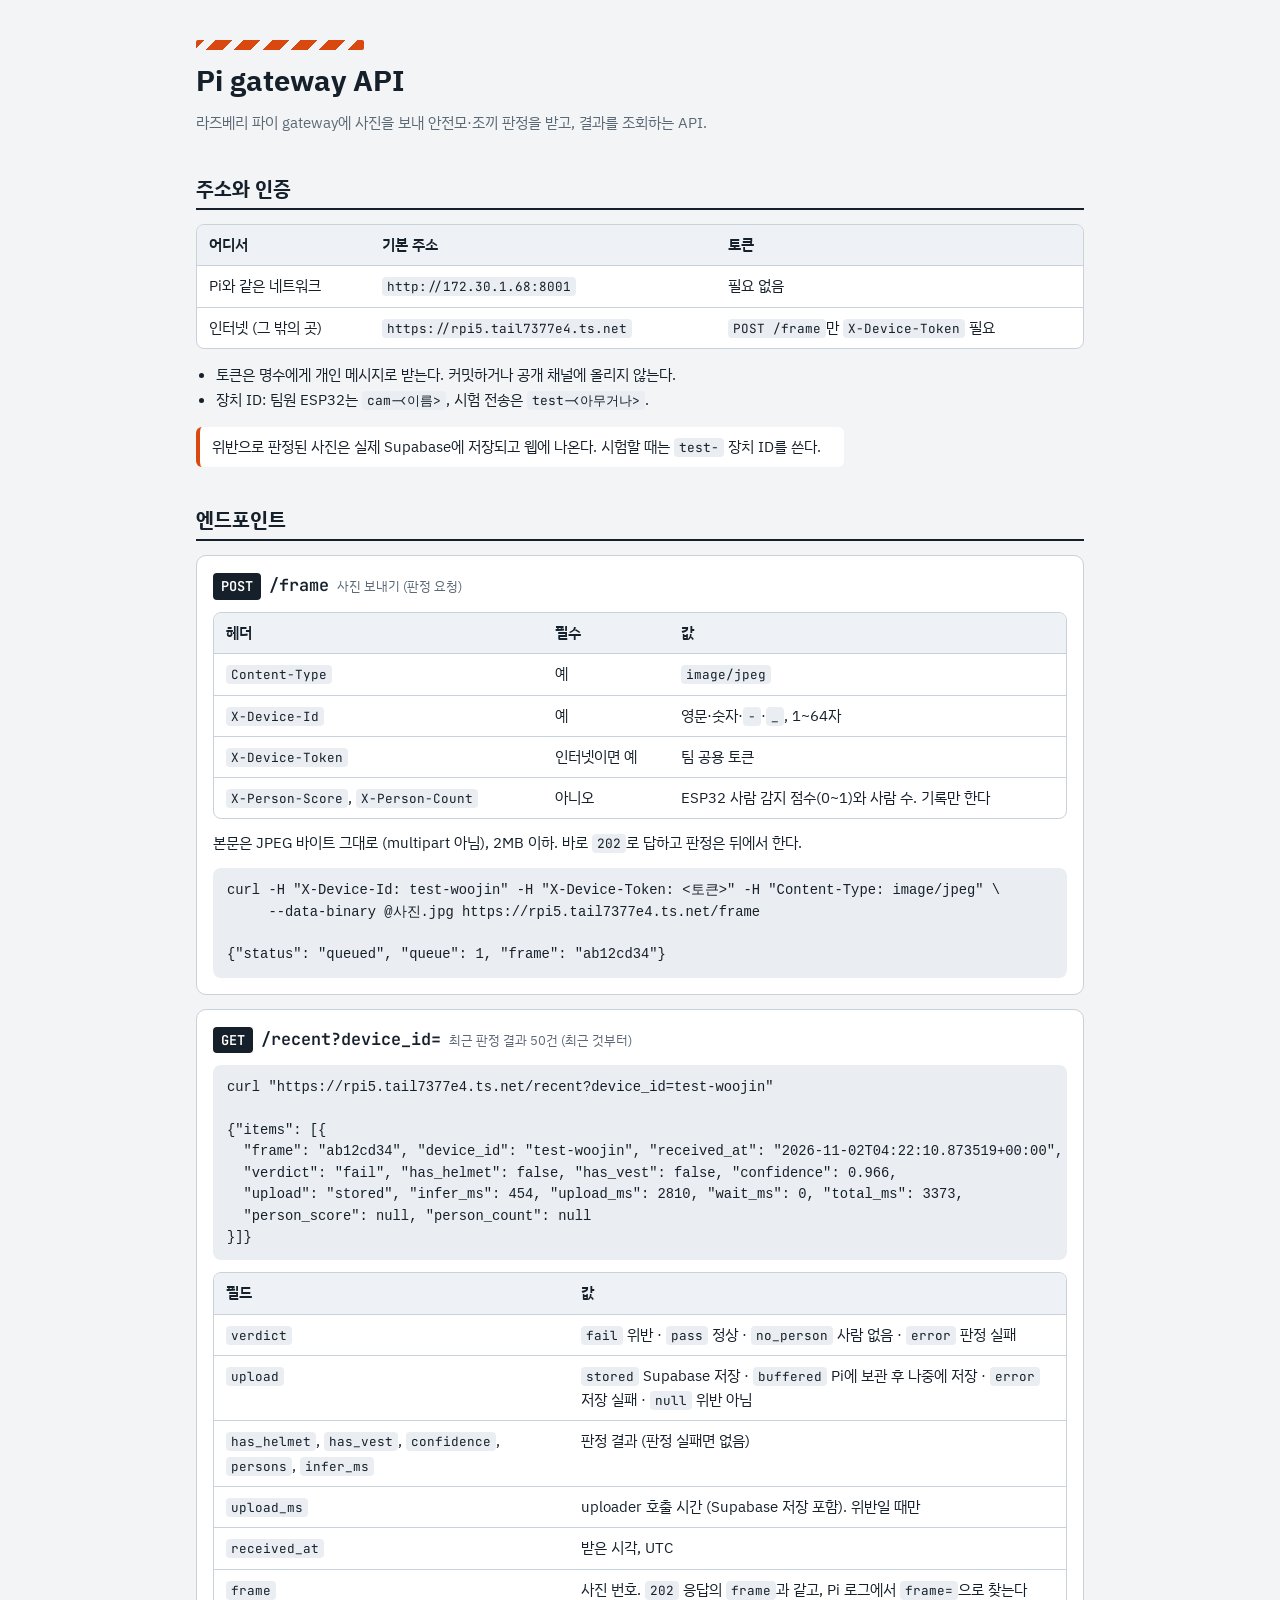
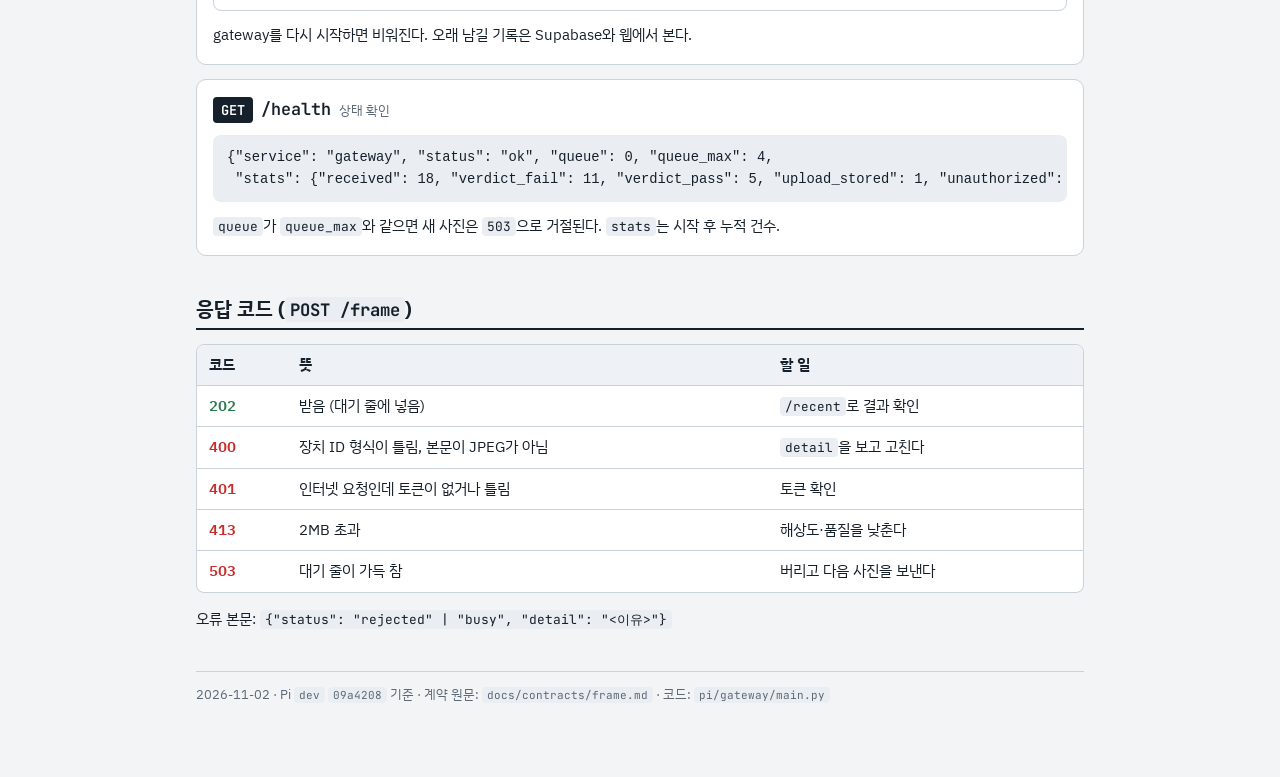
<file: docs/api-manual.html>
<!doctype html>
<html lang="ko">
<head>
<meta charset="utf-8">
<meta name="viewport" content="width=device-width, initial-scale=1">
<title>Pi gateway API</title>
<link rel="preconnect" href="https://fonts.googleapis.com">
<link rel="preconnect" href="https://fonts.gstatic.com" crossorigin>
<link rel="stylesheet" href="https://fonts.googleapis.com/css2?family=IBM+Plex+Sans+KR:wght@400;500;600;700&family=JetBrains+Mono:wght@400;600&display=swap">
<style>
/* API 문서. 색과 글꼴은 architecture.html과 같다. */
:root {
  --bg: #f2f4f6; --surface: #ffffff; --ink: #16202a; --muted: #5b6876; --line: #c9d1da;
  --hivis: #d9480f; --ok: #2b7a4b; --fail: #c92a2a; --code-bg: #eaeef2; --head-bg: #eef2f6;
  --font-body: "IBM Plex Sans KR", "Apple SD Gothic Neo", "Malgun Gothic", system-ui, sans-serif;
  --font-mono: "JetBrains Mono", ui-monospace, "Cascadia Code", Consolas, monospace;
}
@media (prefers-color-scheme: dark) {
  :root:not([data-theme="light"]) {
    --bg: #11161c; --surface: #18202a; --ink: #e6ebf0; --muted: #95a3b2; --line: #2e3a48;
    --hivis: #ff8a3d; --ok: #5cc58a; --fail: #ff6b6b; --code-bg: #0d1217; --head-bg: #1d2631;
    color-scheme: dark;
  }
}
:root[data-theme="dark"] {
  --bg: #11161c; --surface: #18202a; --ink: #e6ebf0; --muted: #95a3b2; --line: #2e3a48;
  --hivis: #ff8a3d; --ok: #5cc58a; --fail: #ff6b6b; --code-bg: #0d1217; --head-bg: #1d2631;
  color-scheme: dark;
}
* { box-sizing: border-box; }
body { margin: 0; background: var(--bg); color: var(--ink); font-family: var(--font-body); font-size: 15px; line-height: 1.65; }
.page {
  max-width: 920px; margin: 0 auto; padding-block: 40px 72px;
  padding-left: max(16px, env(safe-area-inset-left, 0px)); padding-right: max(16px, env(safe-area-inset-right, 0px));
  display: flex; flex-direction: column; gap: 40px;
}
h1, h2, h3 { margin: 0; line-height: 1.3; text-wrap: balance; }
h1 { font-size: 1.8rem; }
h2 { font-size: 1.25rem; padding-bottom: 6px; border-bottom: 2px solid var(--ink); }
h3 { font-size: 1rem; }
p { margin: 0; max-width: 72ch; }
ul { margin: 0; padding-left: 1.3em; }
code { font-family: var(--font-mono); font-size: 0.86em; }
:not(pre) > code { background: var(--code-bg); padding: 1px 5px; border-radius: 4px; overflow-wrap: anywhere; }
pre { margin: 0; background: var(--code-bg); border-radius: 8px; padding: 12px 14px; overflow-x: auto; font-size: 0.92em; line-height: 1.55; }
section { display: flex; flex-direction: column; gap: 14px; }
.tape { height: 10px; width: 168px; background: repeating-linear-gradient(-45deg, var(--hivis) 0 12px, transparent 12px 20px); border-radius: 2px; }
.lede { color: var(--muted); }
.table-wrap { overflow-x: auto; background: var(--surface); border: 1px solid var(--line); border-radius: 8px; }
table { border-collapse: collapse; width: 100%; font-size: 0.92rem; }
th, td { text-align: left; vertical-align: top; padding: 8px 12px; border-bottom: 1px solid var(--line); }
th { background: var(--head-bg); font-weight: 600; white-space: nowrap; }
tr:last-child td { border-bottom: 0; }
td code { white-space: nowrap; }
.endpoint { background: var(--surface); border: 1px solid var(--line); border-radius: 10px; padding: 16px; display: flex; flex-direction: column; gap: 12px; }
.sig { display: flex; flex-wrap: wrap; align-items: baseline; gap: 8px; }
.method { font-family: var(--font-mono); font-weight: 600; font-size: 0.85rem; color: #fff; background: var(--ink); padding: 2px 8px; border-radius: 4px; }
.path { font-family: var(--font-mono); font-weight: 600; font-size: 1.05rem; }
.tag { font-size: 0.8rem; color: var(--muted); }
.ok { color: var(--ok); font-weight: 600; }
.bad { color: var(--fail); font-weight: 600; }
.warn { border-left: 4px solid var(--hivis); padding: 8px 12px; background: var(--surface); border-radius: 6px; }
footer { color: var(--muted); font-size: 0.8rem; border-top: 1px solid var(--line); padding-top: 12px; }
</style>
</head>
<body>
<div class="page">

<header style="display:flex;flex-direction:column;gap:12px">
  <div class="tape" aria-hidden="true"></div>
  <h1>Pi gateway API</h1>
  <p class="lede">라즈베리 파이 gateway에 사진을 보내 안전모·조끼 판정을 받고, 결과를 조회하는 API.</p>
</header>

<section>
  <h2>주소와 인증</h2>
  <div class="table-wrap"><table>
    <tr><th>어디서</th><th>기본 주소</th><th>토큰</th></tr>
    <tr><td>Pi와 같은 네트워크</td><td><code>http://172.30.1.68:8001</code></td><td>필요 없음</td></tr>
    <tr><td>인터넷 (그 밖의 곳)</td><td><code>https://rpi5.tail7377e4.ts.net</code></td><td><code>POST /frame</code>만 <code>X-Device-Token</code> 필요</td></tr>
  </table></div>
  <ul>
    <li>토큰은 명수에게 개인 메시지로 받는다. 커밋하거나 공개 채널에 올리지 않는다.</li>
    <li>장치 ID: 팀원 ESP32는 <code>cam-&lt;이름&gt;</code>, 시험 전송은 <code>test-&lt;아무거나&gt;</code>.</li>
  </ul>
  <p class="warn">위반으로 판정된 사진은 실제 Supabase에 저장되고 웹에 나온다. 시험할 때는 <code>test-</code> 장치 ID를 쓴다.</p>
</section>

<section>
  <h2>엔드포인트</h2>

  <div class="endpoint">
    <div class="sig"><span class="method">POST</span><span class="path">/frame</span><span class="tag">사진 보내기 (판정 요청)</span></div>
    <div class="table-wrap"><table>
      <tr><th>헤더</th><th>필수</th><th>값</th></tr>
      <tr><td><code>Content-Type</code></td><td>예</td><td><code>image/jpeg</code></td></tr>
      <tr><td><code>X-Device-Id</code></td><td>예</td><td>영문·숫자·<code>-</code>·<code>_</code>, 1~64자</td></tr>
      <tr><td><code>X-Device-Token</code></td><td>인터넷이면 예</td><td>팀 공용 토큰</td></tr>
      <tr><td><code>X-Person-Score</code>, <code>X-Person-Count</code></td><td>아니오</td><td>ESP32 사람 감지 점수(0~1)와 사람 수. 기록만 한다</td></tr>
    </table></div>
    <p>본문은 JPEG 바이트 그대로 (multipart 아님), 2MB 이하. 바로 <code>202</code>로 답하고 판정은 뒤에서 한다.</p>
    <pre>curl -H "X-Device-Id: test-woojin" -H "X-Device-Token: &lt;토큰&gt;" -H "Content-Type: image/jpeg" \
     --data-binary @사진.jpg https://rpi5.tail7377e4.ts.net/frame

{"status": "queued", "queue": 1, "frame": "ab12cd34"}</pre>
  </div>

  <div class="endpoint">
    <div class="sig"><span class="method">GET</span><span class="path">/recent?device_id=</span><span class="tag">최근 판정 결과 50건 (최근 것부터)</span></div>
    <pre>curl "https://rpi5.tail7377e4.ts.net/recent?device_id=test-woojin"

{"items": [{
  "frame": "ab12cd34", "device_id": "test-woojin", "received_at": "2026-11-02T04:22:10.873519+00:00",
  "verdict": "fail", "has_helmet": false, "has_vest": false, "confidence": 0.966,
  "upload": "stored", "infer_ms": 454, "upload_ms": 2810, "wait_ms": 0, "total_ms": 3373,
  "person_score": null, "person_count": null
}]}</pre>
    <div class="table-wrap"><table>
      <tr><th>필드</th><th>값</th></tr>
      <tr><td><code>verdict</code></td><td><code>fail</code> 위반 · <code>pass</code> 정상 · <code>no_person</code> 사람 없음 · <code>error</code> 판정 실패</td></tr>
      <tr><td><code>upload</code></td><td><code>stored</code> Supabase 저장 · <code>buffered</code> Pi에 보관 후 나중에 저장 · <code>error</code> 저장 실패 · <code>null</code> 위반 아님</td></tr>
      <tr><td><code>has_helmet</code>, <code>has_vest</code>, <code>confidence</code>, <code>persons</code>, <code>infer_ms</code></td><td>판정 결과 (판정 실패면 없음)</td></tr>
      <tr><td><code>upload_ms</code></td><td>uploader 호출 시간 (Supabase 저장 포함). 위반일 때만</td></tr>
      <tr><td><code>received_at</code></td><td>받은 시각, UTC</td></tr>
      <tr><td><code>frame</code></td><td>사진 번호. <code>202</code> 응답의 <code>frame</code>과 같고, Pi 로그에서 <code>frame=</code>으로 찾는다</td></tr>
    </table></div>
    <p>gateway를 다시 시작하면 비워진다. 오래 남길 기록은 Supabase와 웹에서 본다.</p>
  </div>

  <div class="endpoint">
    <div class="sig"><span class="method">GET</span><span class="path">/health</span><span class="tag">상태 확인</span></div>
    <pre>{"service": "gateway", "status": "ok", "queue": 0, "queue_max": 4,
 "stats": {"received": 18, "verdict_fail": 11, "verdict_pass": 5, "upload_stored": 1, "unauthorized": 2}}</pre>
    <p><code>queue</code>가 <code>queue_max</code>와 같으면 새 사진은 <code>503</code>으로 거절된다. <code>stats</code>는 시작 후 누적 건수.</p>
  </div>
</section>

<section>
  <h2>응답 코드 (<code>POST /frame</code>)</h2>
  <div class="table-wrap"><table>
    <tr><th>코드</th><th>뜻</th><th>할 일</th></tr>
    <tr><td><span class="ok">202</span></td><td>받음 (대기 줄에 넣음)</td><td><code>/recent</code>로 결과 확인</td></tr>
    <tr><td><span class="bad">400</span></td><td>장치 ID 형식이 틀림, 본문이 JPEG가 아님</td><td><code>detail</code>을 보고 고친다</td></tr>
    <tr><td><span class="bad">401</span></td><td>인터넷 요청인데 토큰이 없거나 틀림</td><td>토큰 확인</td></tr>
    <tr><td><span class="bad">413</span></td><td>2MB 초과</td><td>해상도·품질을 낮춘다</td></tr>
    <tr><td><span class="bad">503</span></td><td>대기 줄이 가득 참</td><td>버리고 다음 사진을 보낸다</td></tr>
  </table></div>
  <p>오류 본문: <code>{"status": "rejected" | "busy", "detail": "&lt;이유&gt;"}</code></p>
</section>

<footer>2026-11-02 · Pi <code>dev</code> <code>09a4208</code> 기준 · 계약 원문: <code>docs/contracts/frame.md</code> · 코드: <code>pi/gateway/main.py</code></footer>

</div>
</body>
</html>
</file>
